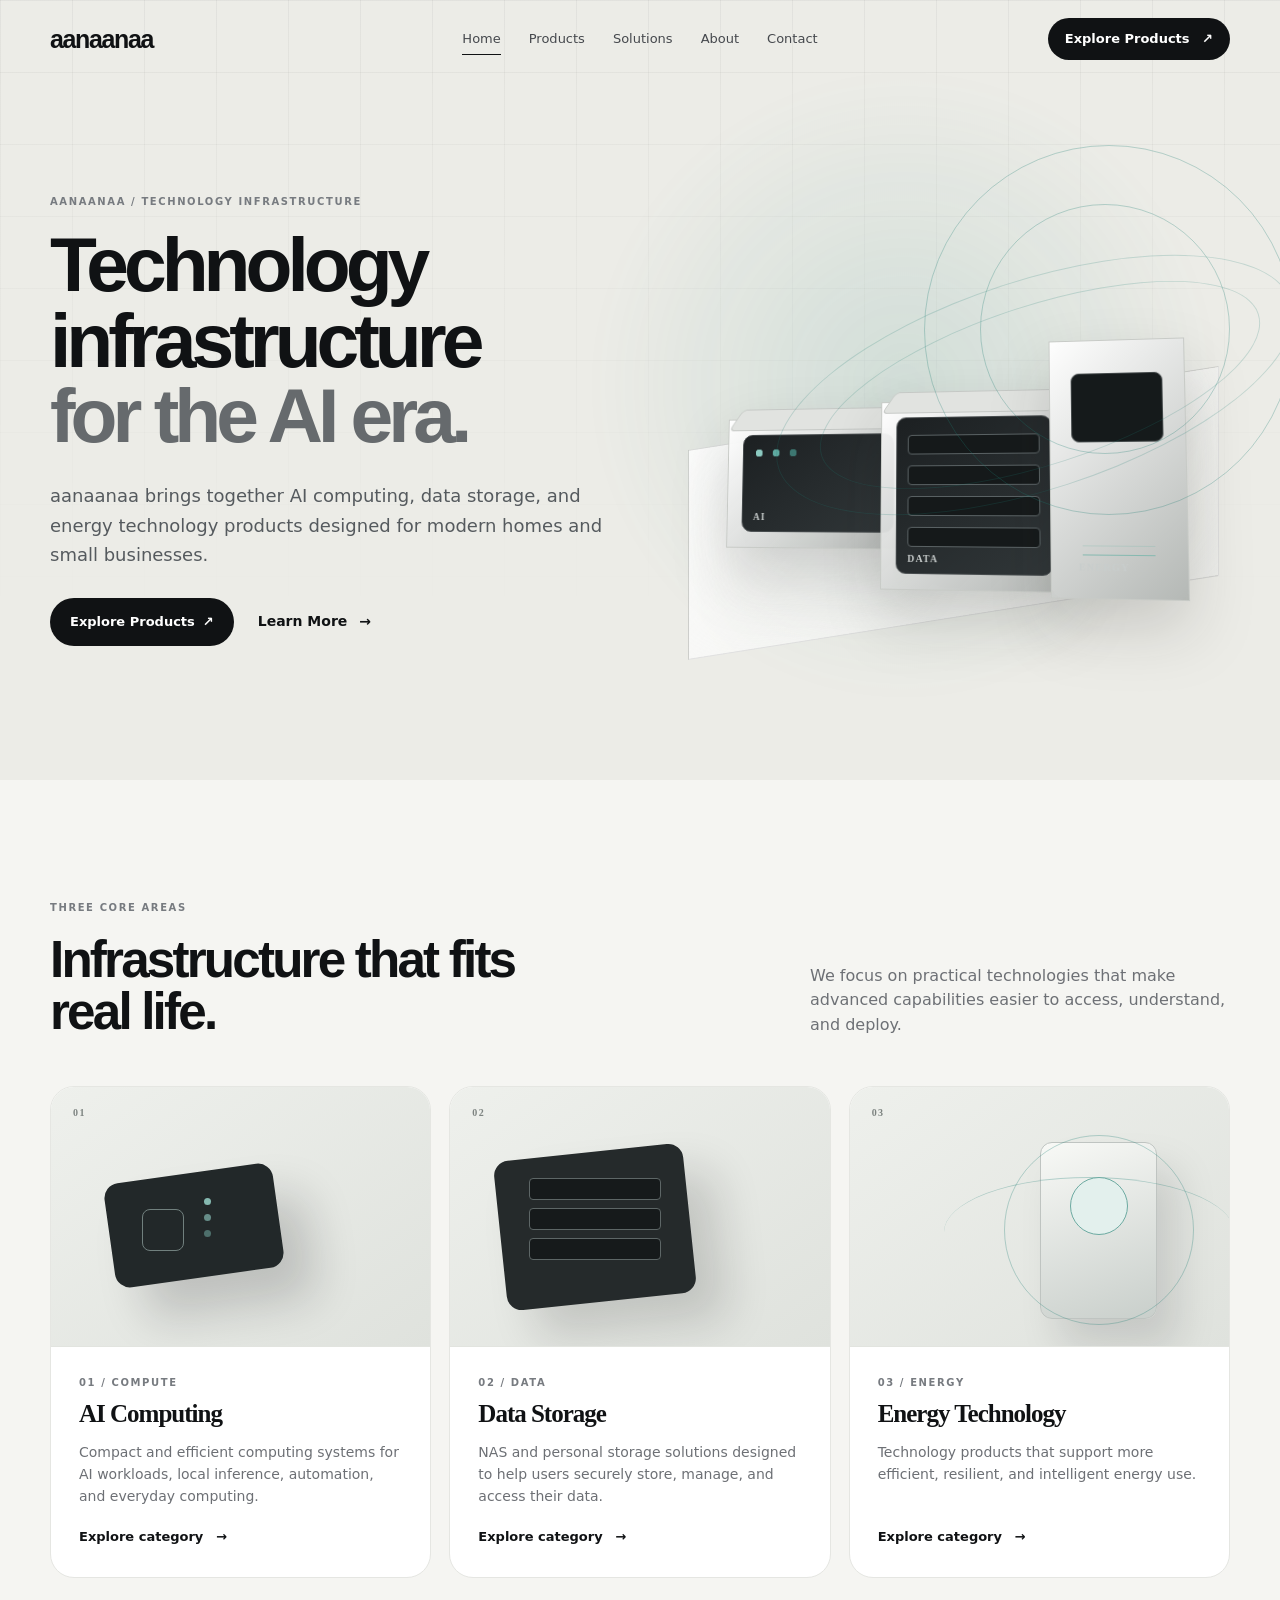
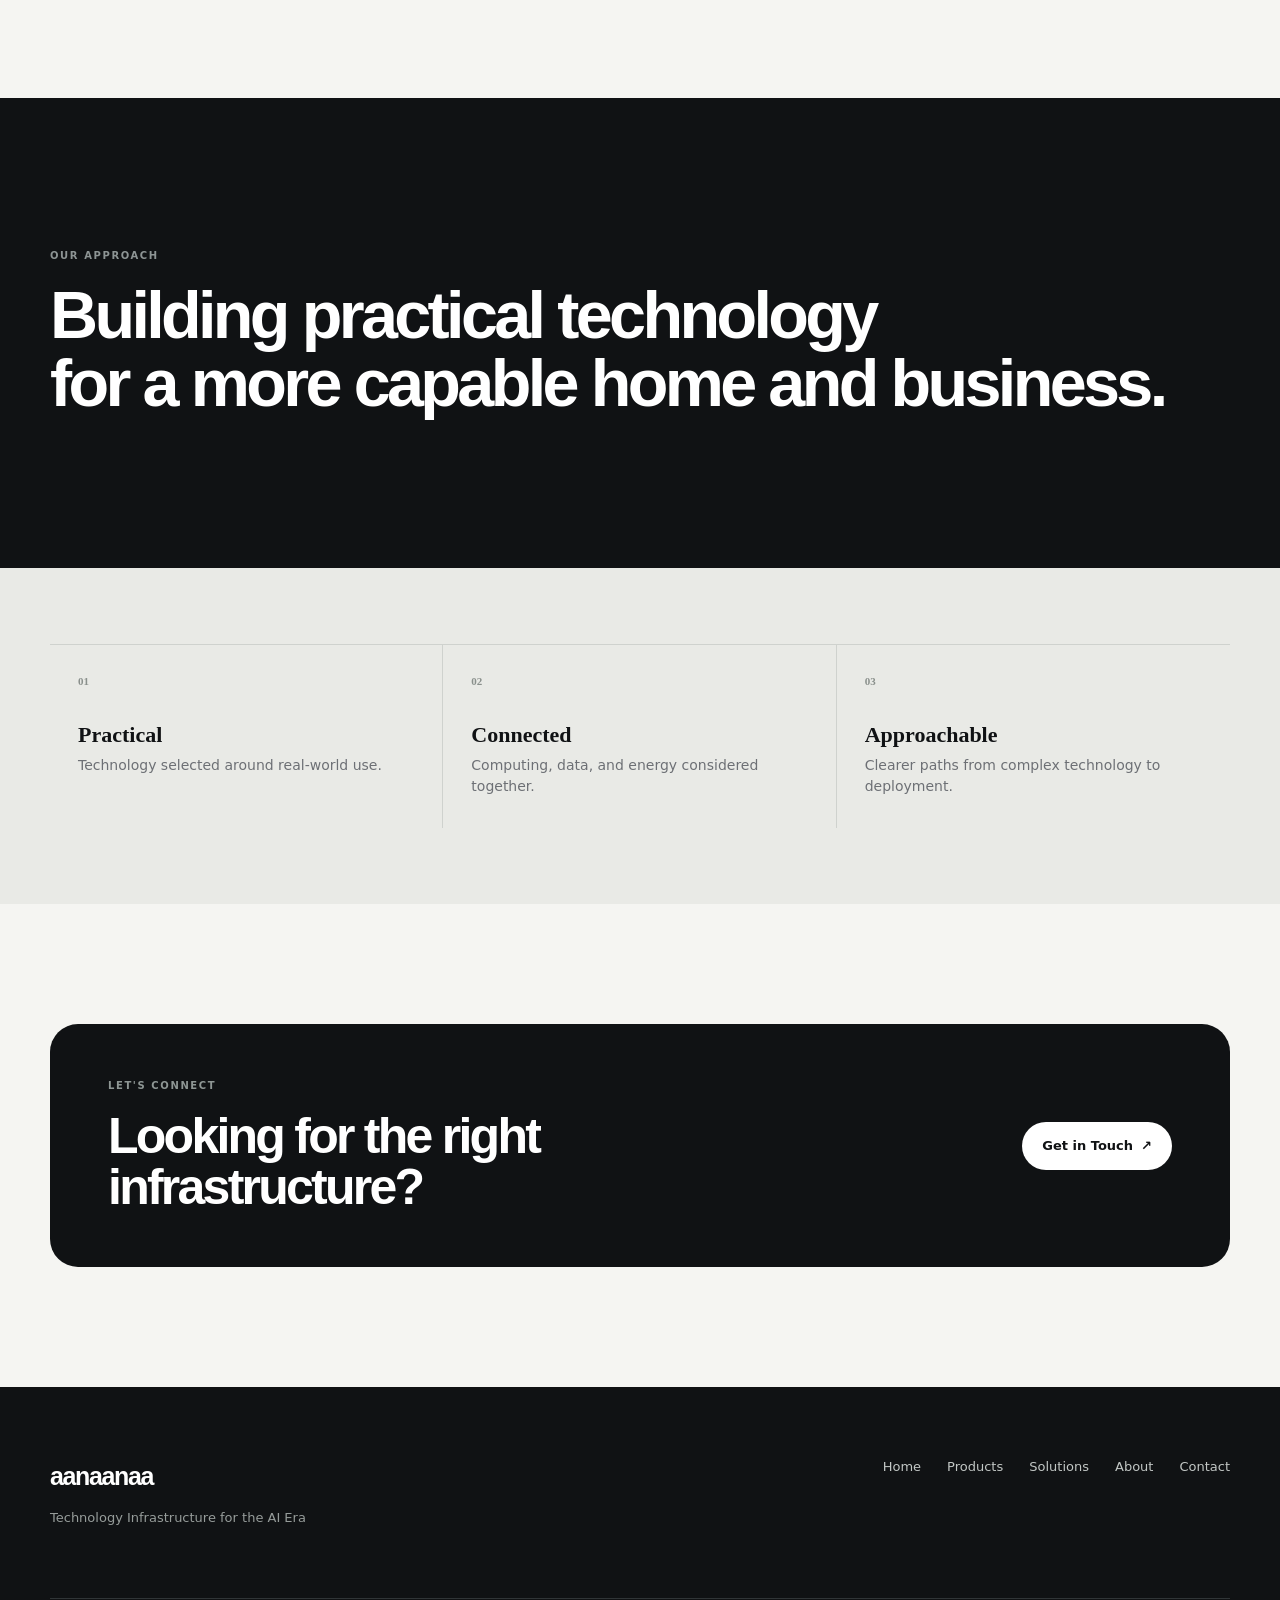
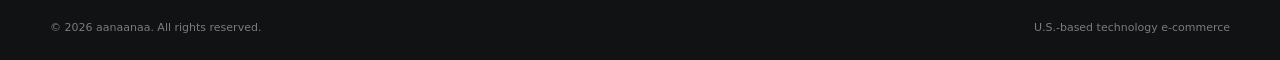
<file: index.html>
<!doctype html>
<html lang="en">
<head>
  <meta charset="utf-8">
  <meta name="viewport" content="width=device-width,initial-scale=1">
  <meta name="description" content="aanaanaa brings together AI computing, data storage, and energy technology for modern homes and small businesses.">
  <meta name="theme-color" content="#f5f5f2">
  <title>aanaanaa — Technology Infrastructure for the AI Era</title>
  <link rel="icon" href="assets/favicon.svg" type="image/svg+xml">
  <link rel="stylesheet" href="assets/styles.css">
</head>
<body>
  <div id="site-header"></div>
  <main>
    <section class="hero">
      <div class="hero-grid" aria-hidden="true"></div>
      <div class="hero-glow" aria-hidden="true"></div>
      <div class="container hero-layout">
        <div class="hero-copy">
          <p class="eyebrow reveal">AANAANAA / TECHNOLOGY INFRASTRUCTURE</p>
          <h1 class="reveal delay-1">Technology infrastructure<br><span>for the AI era.</span></h1>
          <p class="hero-lead reveal delay-2">aanaanaa brings together AI computing, data storage, and energy technology products designed for modern homes and small businesses.</p>
          <div class="actions reveal delay-3">
            <a class="button button-dark" href="products.html">Explore Products <span>↗</span></a>
            <a class="text-link" href="about.html">Learn More <span>→</span></a>
          </div>
        </div>
        <div class="hero-visual reveal delay-2" aria-label="Abstract representation of computing, storage and energy infrastructure">
          <div class="visual-floor"></div>
          <div class="device device-compute">
            <div class="device-top"></div><div class="device-front"></div>
            <span class="device-label">AI</span><i></i><i></i><i></i>
          </div>
          <div class="device device-storage">
            <div class="device-top"></div><div class="device-front"></div>
            <span class="device-label">DATA</span><b></b><b></b><b></b><b></b>
          </div>
          <div class="device device-energy">
            <div class="energy-screen"></div><div class="energy-line"></div>
            <span class="device-label">ENERGY</span>
          </div>
          <div class="signal signal-a"></div><div class="signal signal-b"></div>
          <div class="hero-orbit orbit-1"></div><div class="hero-orbit orbit-2"></div>
        </div>
      </div>
    </section>

    <section class="section categories">
      <div class="container">
        <div class="section-head reveal">
          <div>
            <p class="eyebrow">THREE CORE AREAS</p>
            <h2>Infrastructure that fits<br>real life.</h2>
          </div>
          <p>We focus on practical technologies that make advanced capabilities easier to access, understand, and deploy.</p>
        </div>
        <div class="category-grid">
          <a class="category-card reveal" href="products.html#ai-computing">
            <div class="category-art art-compute"><span>01</span><div class="mini-chip"></div><div class="mini-grid"></div></div>
            <div class="category-content"><p class="eyebrow">01 / COMPUTE</p><h3>AI Computing</h3><p>Compact and efficient computing systems for AI workloads, local inference, automation, and everyday computing.</p><span class="card-link">Explore category <b>→</b></span></div>
          </a>
          <a class="category-card reveal delay-1" href="products.html#data-storage">
            <div class="category-art art-storage"><span>02</span><div class="storage-bay"></div><div class="storage-bay"></div><div class="storage-bay"></div></div>
            <div class="category-content"><p class="eyebrow">02 / DATA</p><h3>Data Storage</h3><p>NAS and personal storage solutions designed to help users securely store, manage, and access their data.</p><span class="card-link">Explore category <b>→</b></span></div>
          </a>
          <a class="category-card reveal delay-2" href="products.html#energy">
            <div class="category-art art-energy"><span>03</span><div class="energy-core"></div><div class="energy-ring"></div><div class="energy-path"></div></div>
            <div class="category-content"><p class="eyebrow">03 / ENERGY</p><h3>Energy Technology</h3><p>Technology products that support more efficient, resilient, and intelligent energy use.</p><span class="card-link">Explore category <b>→</b></span></div>
          </a>
        </div>
      </div>
    </section>

    <section class="statement">
      <div class="container statement-inner">
        <p class="eyebrow reveal">OUR APPROACH</p>
        <h2 class="reveal delay-1">Building practical technology<br>for a more capable home and business.</h2>
      </div>
    </section>

    <section class="section proof-strip">
      <div class="container proof-grid">
        <div><span>01</span><strong>Practical</strong><p>Technology selected around real-world use.</p></div>
        <div><span>02</span><strong>Connected</strong><p>Computing, data, and energy considered together.</p></div>
        <div><span>03</span><strong>Approachable</strong><p>Clearer paths from complex technology to deployment.</p></div>
      </div>
    </section>

    <section class="section">
      <div class="container cta-panel">
        <div><p class="eyebrow">LET'S CONNECT</p><h2>Looking for the right<br>infrastructure?</h2></div>
        <a class="button button-light" href="contact.html">Get in Touch <span>↗</span></a>
      </div>
    </section>
  </main>
  <div id="site-footer"></div>
  <script src="assets/site.js"></script>
</body>
</html>
</file>
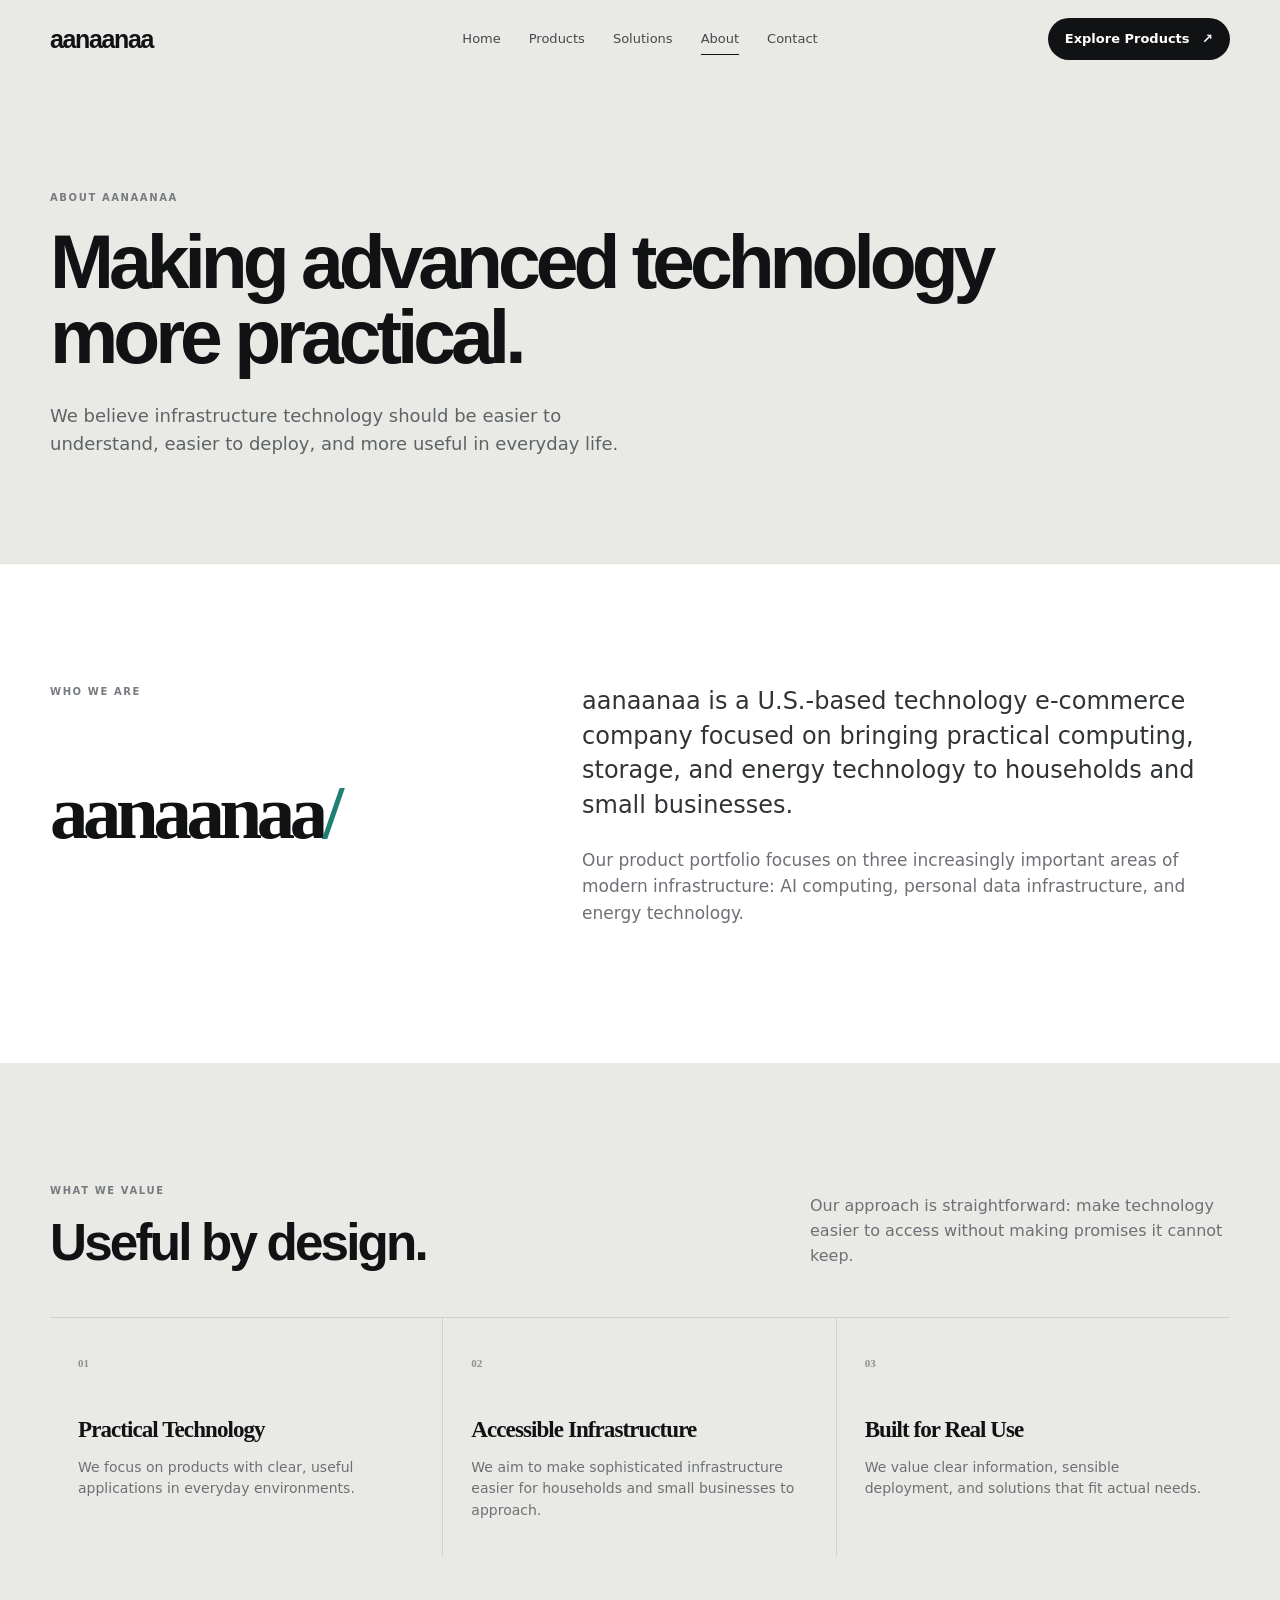
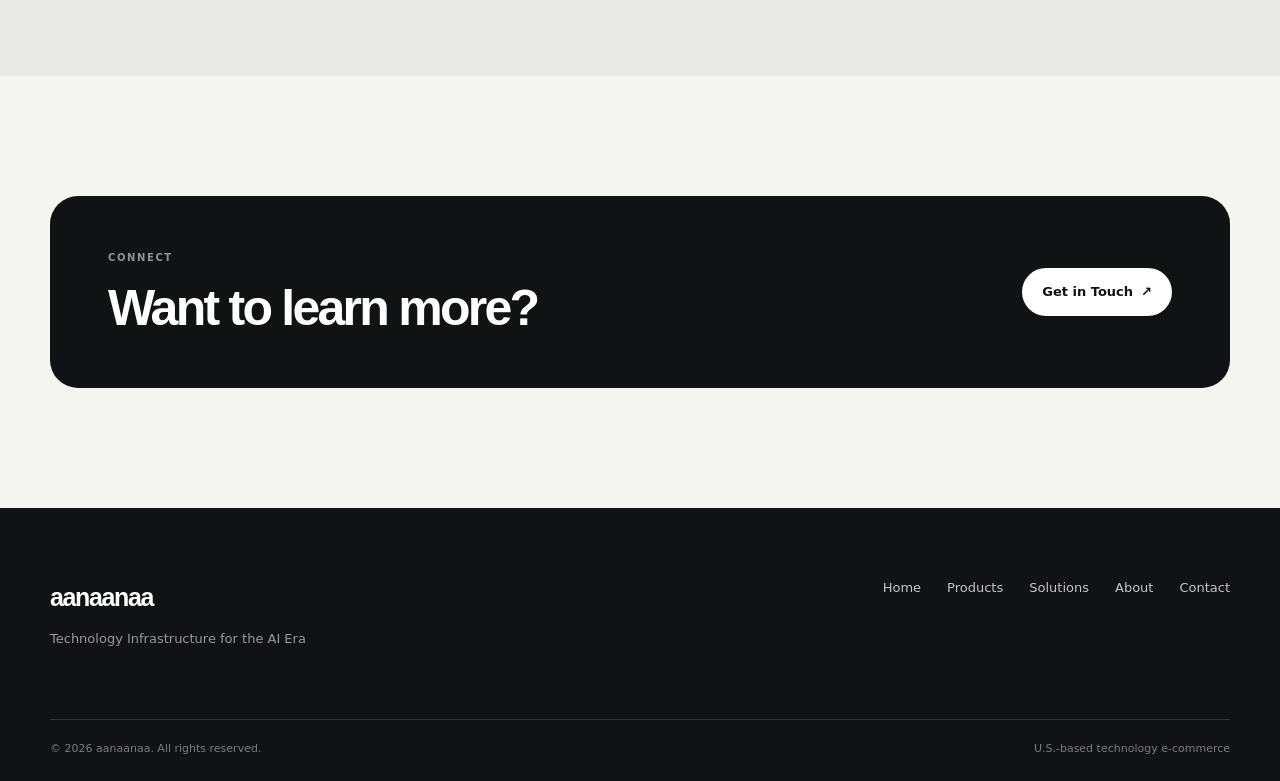
<file: about.html>
<!doctype html>
<html lang="en"><head><meta charset="utf-8"><meta name="viewport" content="width=device-width,initial-scale=1">
<meta name="description" content="About aanaanaa, a U.S.-based technology e-commerce company focused on computing, storage, and energy technology.">
<title>About — aanaanaa</title><link rel="icon" href="assets/favicon.svg" type="image/svg+xml"><link rel="stylesheet" href="assets/styles.css"></head>
<body><div id="site-header"></div><main>
<section class="page-hero"><div class="container"><p class="eyebrow reveal">ABOUT AANAANAA</p><h1 class="reveal delay-1">Making advanced technology<br>more practical.</h1><p class="page-lead reveal delay-2">We believe infrastructure technology should be easier to understand, easier to deploy, and more useful in everyday life.</p></div></section>
<section class="section about-intro"><div class="container two-col"><div><p class="eyebrow">WHO WE ARE</p><div class="about-mark">aanaanaa<span>/</span></div></div><div class="prose"><p class="lead">aanaanaa is a U.S.-based technology e-commerce company focused on bringing practical computing, storage, and energy technology to households and small businesses.</p><p>Our product portfolio focuses on three increasingly important areas of modern infrastructure: AI computing, personal data infrastructure, and energy technology.</p></div></div></section>
<section class="section values"><div class="container"><div class="section-head"><div><p class="eyebrow">WHAT WE VALUE</p><h2>Useful by design.</h2></div><p>Our approach is straightforward: make technology easier to access without making promises it cannot keep.</p></div>
<div class="value-grid"><article><span>01</span><h3>Practical Technology</h3><p>We focus on products with clear, useful applications in everyday environments.</p></article><article><span>02</span><h3>Accessible Infrastructure</h3><p>We aim to make sophisticated infrastructure easier for households and small businesses to approach.</p></article><article><span>03</span><h3>Built for Real Use</h3><p>We value clear information, sensible deployment, and solutions that fit actual needs.</p></article></div></div></section>
<section class="section"><div class="container cta-panel"><div><p class="eyebrow">CONNECT</p><h2>Want to learn more?</h2></div><a class="button button-light" href="contact.html">Get in Touch <span>↗</span></a></div></section>
</main><div id="site-footer"></div><script src="assets/site.js"></script></body></html>
</file>
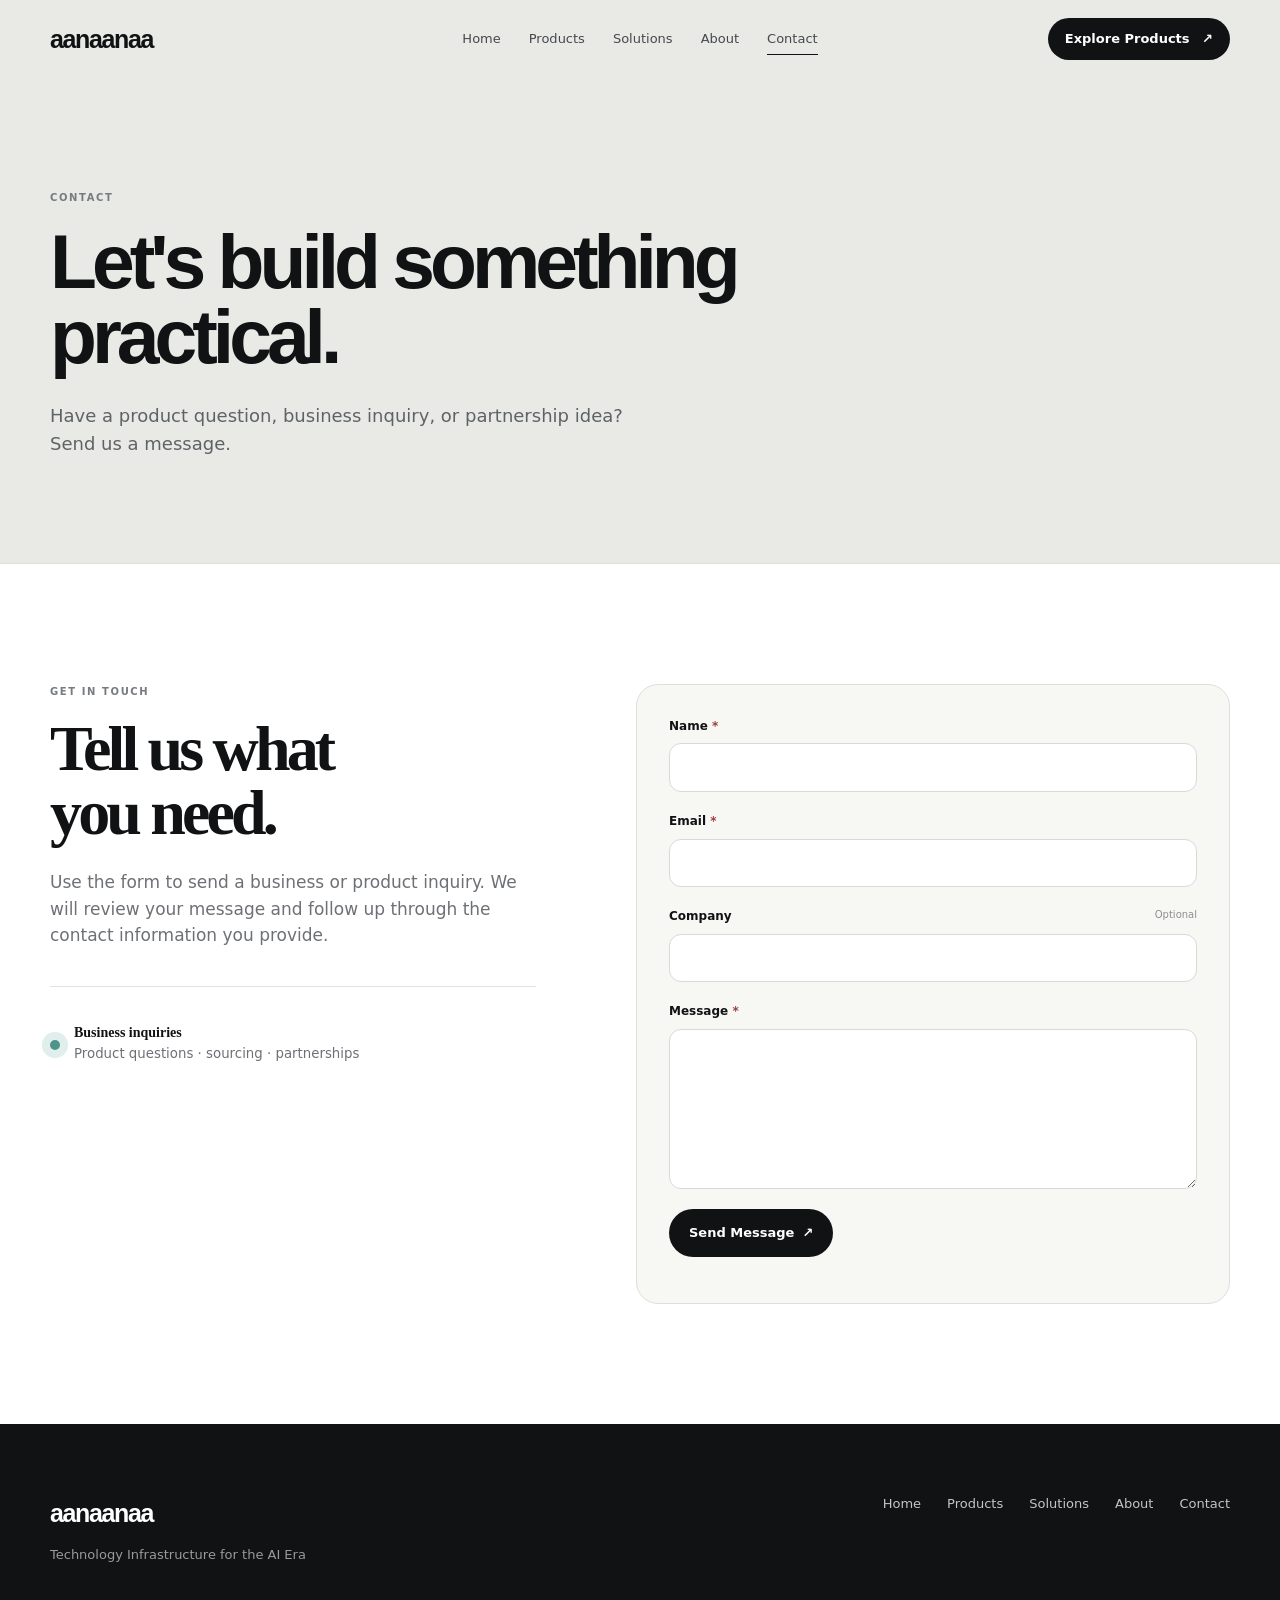
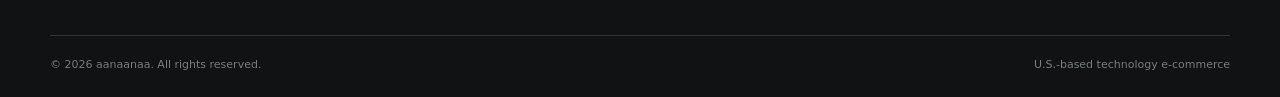
<file: contact.html>
<!doctype html>
<html lang="en"><head><meta charset="utf-8"><meta name="viewport" content="width=device-width,initial-scale=1">
<meta name="description" content="Contact aanaanaa for product and business inquiries.">
<title>Contact — aanaanaa</title><link rel="icon" href="assets/favicon.svg" type="image/svg+xml"><link rel="stylesheet" href="assets/styles.css"></head>
<body><div id="site-header"></div><main>
<section class="page-hero"><div class="container"><p class="eyebrow reveal">CONTACT</p><h1 class="reveal delay-1">Let's build something<br>practical.</h1><p class="page-lead reveal delay-2">Have a product question, business inquiry, or partnership idea? Send us a message.</p></div></section>
<section class="section contact-section"><div class="container contact-layout">
<div class="contact-note"><p class="eyebrow">GET IN TOUCH</p><h2>Tell us what<br>you need.</h2><p>Use the form to send a business or product inquiry. We will review your message and follow up through the contact information you provide.</p><div class="contact-rule"></div><div class="contact-badge"><span></span><div><strong>Business inquiries</strong><small>Product questions · sourcing · partnerships</small></div></div></div>
<form class="contact-form" id="contact-form" novalidate>
<label>Name <span>*</span><input type="text" name="name" autocomplete="name" required><em>Please enter your name.</em></label>
<label>Email <span>*</span><input type="email" name="email" autocomplete="email" required><em>Please enter a valid email address.</em></label>
<label>Company <small>Optional</small><input type="text" name="company" autocomplete="organization"></label>
<label>Message <span>*</span><textarea name="message" rows="7" required></textarea><em>Please enter a message.</em></label>
<button class="button button-dark" type="submit">Send Message <span>↗</span></button>
<div class="form-status" role="status"></div>
</form></div></section>
</main><div id="site-footer"></div><script src="assets/site.js"></script></body></html>
</file>
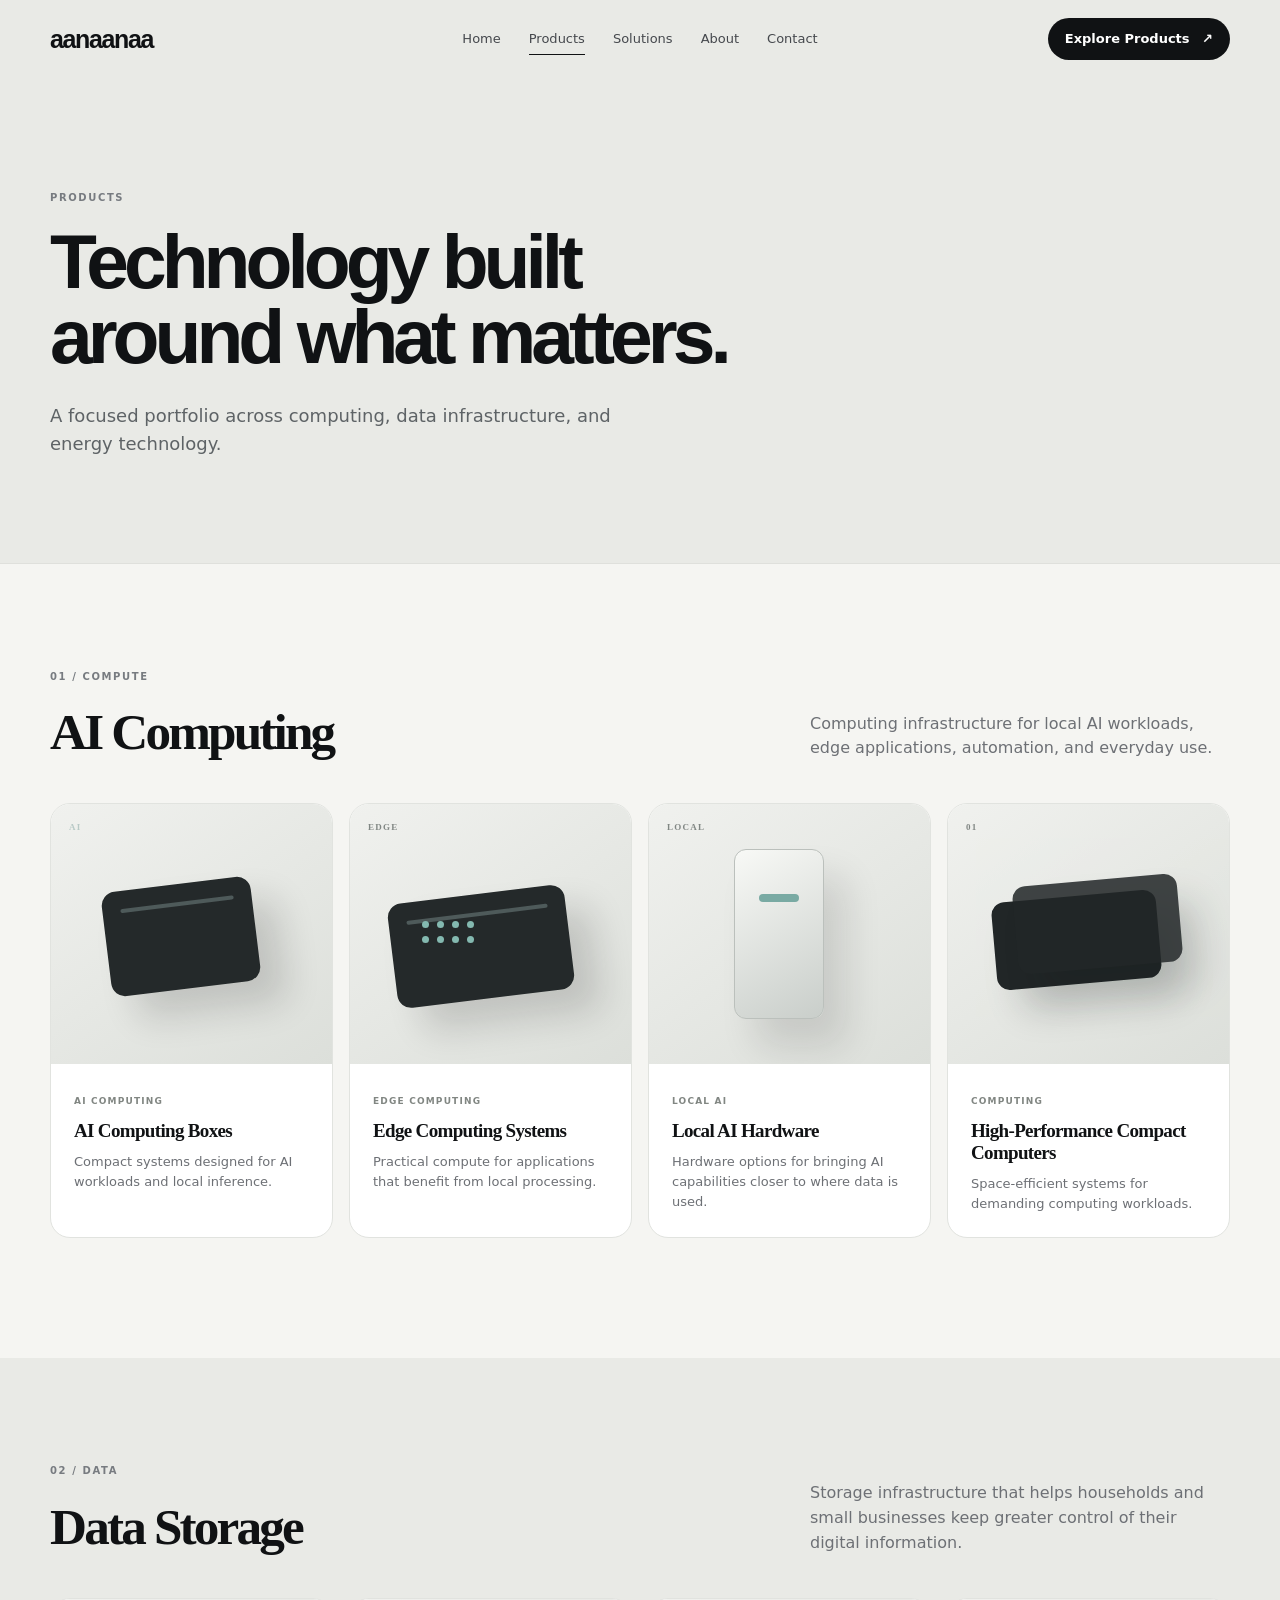
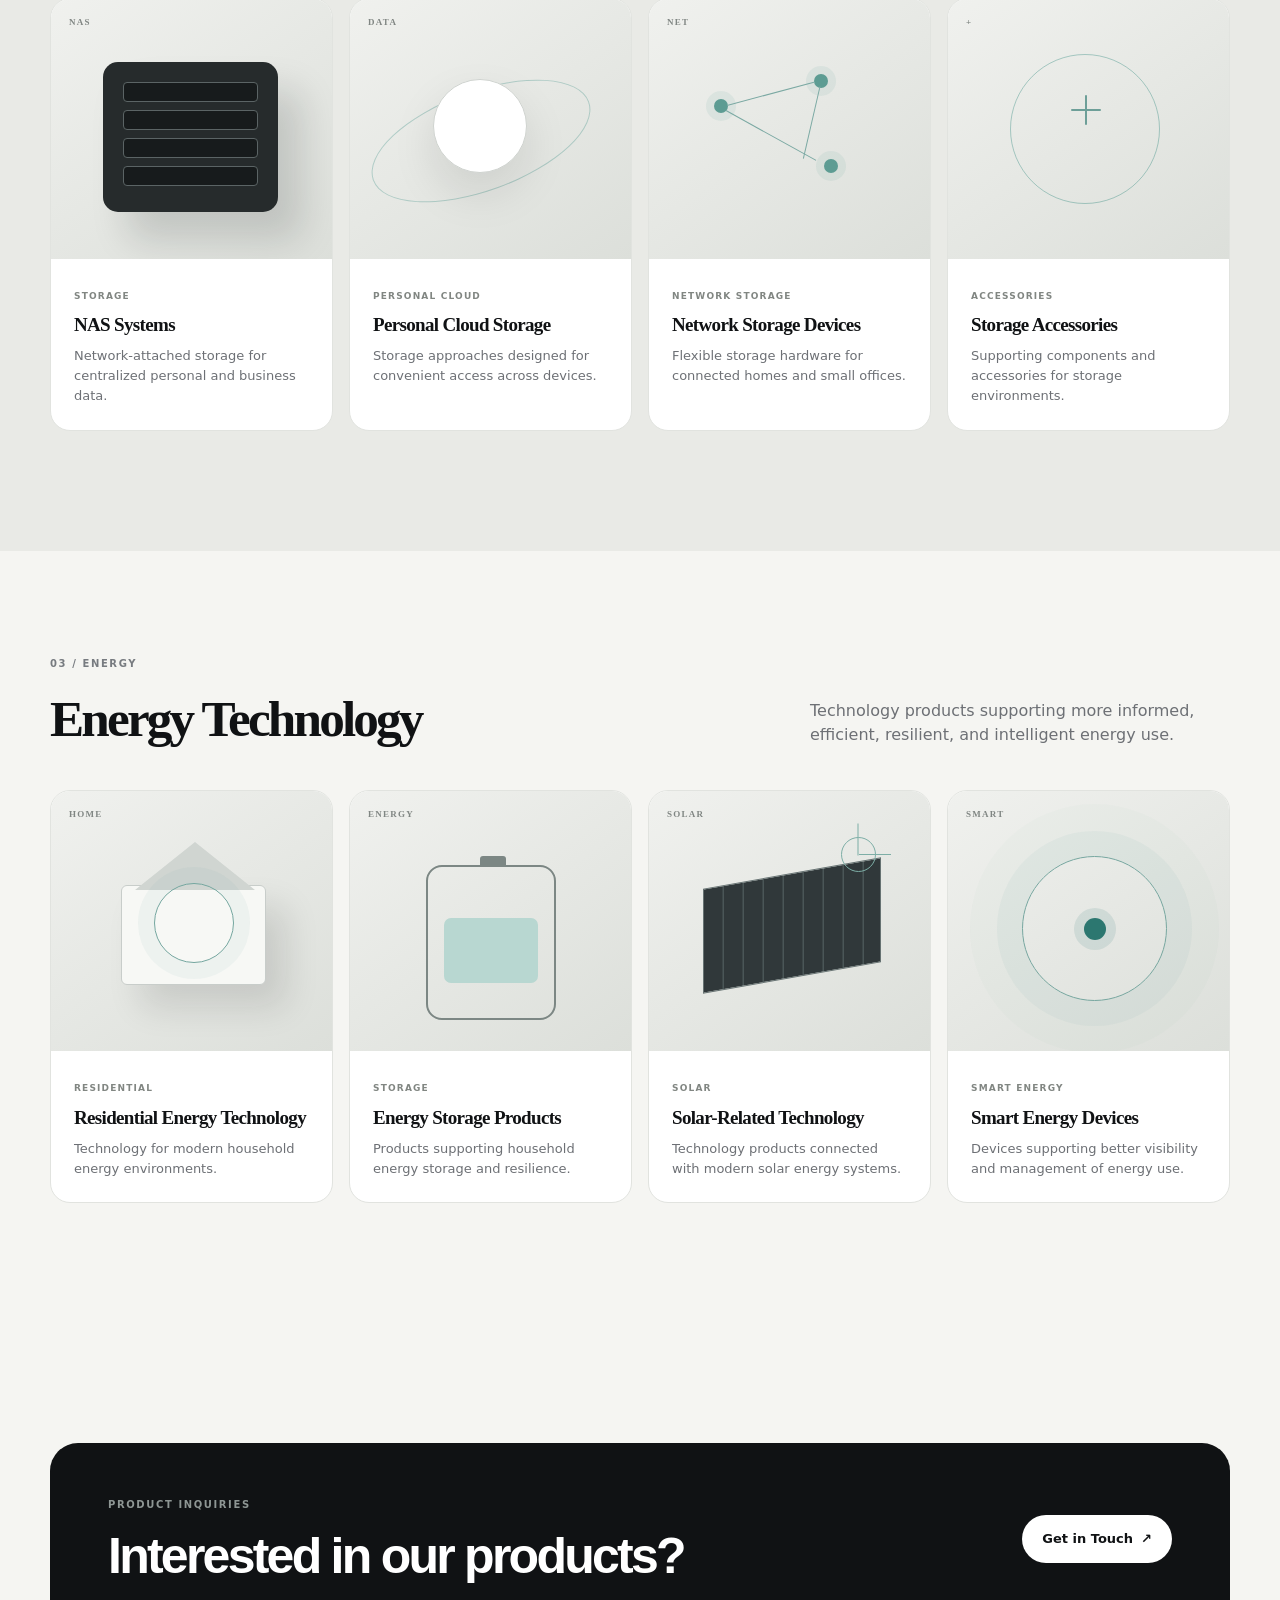
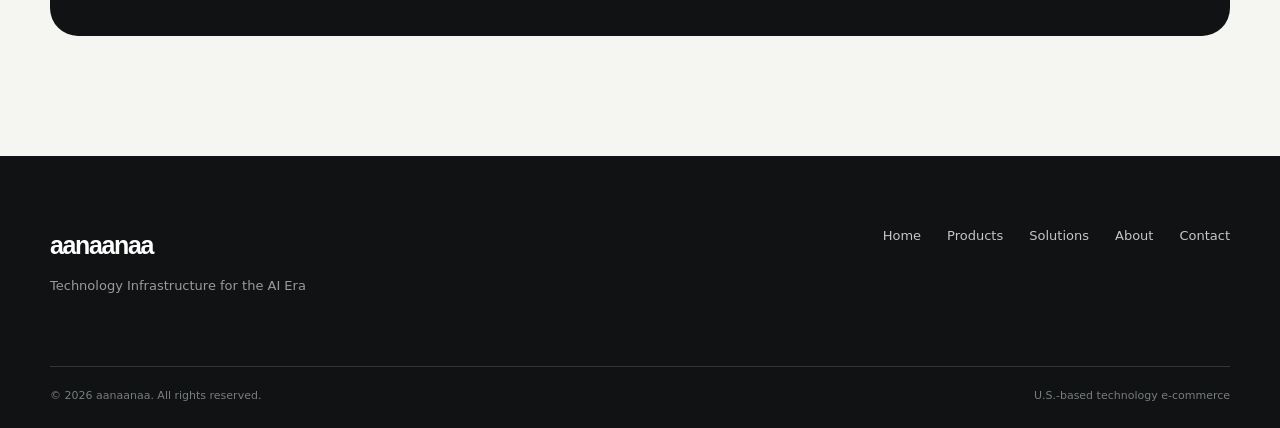
<file: products.html>
<!doctype html>
<html lang="en">
<head>
<meta charset="utf-8"><meta name="viewport" content="width=device-width,initial-scale=1">
<meta name="description" content="Explore aanaanaa product categories across AI computing, data storage, and energy technology.">
<title>Products — aanaanaa</title>
<link rel="icon" href="assets/favicon.svg" type="image/svg+xml"><link rel="stylesheet" href="assets/styles.css">
</head>
<body><div id="site-header"></div><main>
<section class="page-hero"><div class="container"><p class="eyebrow reveal">PRODUCTS</p><h1 class="reveal delay-1">Technology built<br>around what matters.</h1><p class="page-lead reveal delay-2">A focused portfolio across computing, data infrastructure, and energy technology.</p></div></section>

<section class="section product-section" id="ai-computing"><div class="container">
<div class="product-heading"><div><p class="eyebrow">01 / COMPUTE</p><h2>AI Computing</h2></div><p>Computing infrastructure for local AI workloads, edge applications, automation, and everyday use.</p></div>
<div class="product-grid">
<article class="product-card"><div class="product-visual pv-compute"><div class="pv-box"></div><span>AI</span></div><div class="product-meta"><small>AI COMPUTING</small><h3>AI Computing Boxes</h3><p>Compact systems designed for AI workloads and local inference.</p></div></article>
<article class="product-card"><div class="product-visual pv-edge"><div class="pv-box pv-box-wide"></div><div class="pv-dot-grid"></div><span>EDGE</span></div><div class="product-meta"><small>EDGE COMPUTING</small><h3>Edge Computing Systems</h3><p>Practical compute for applications that benefit from local processing.</p></div></article>
<article class="product-card"><div class="product-visual pv-local"><div class="pv-tower"></div><div class="pv-light"></div><span>LOCAL</span></div><div class="product-meta"><small>LOCAL AI</small><h3>Local AI Hardware</h3><p>Hardware options for bringing AI capabilities closer to where data is used.</p></div></article>
<article class="product-card"><div class="product-visual pv-high"><div class="pv-stack"></div><div class="pv-stack small"></div><span>01</span></div><div class="product-meta"><small>COMPUTING</small><h3>High-Performance Compact Computers</h3><p>Space-efficient systems for demanding computing workloads.</p></div></article>
</div></div></section>

<section class="section product-section alt" id="data-storage"><div class="container">
<div class="product-heading"><div><p class="eyebrow">02 / DATA</p><h2>Data Storage</h2></div><p>Storage infrastructure that helps households and small businesses keep greater control of their digital information.</p></div>
<div class="product-grid">
<article class="product-card"><div class="product-visual pv-nas"><div class="nas-frame"><i></i><i></i><i></i><i></i></div><span>NAS</span></div><div class="product-meta"><small>STORAGE</small><h3>NAS Systems</h3><p>Network-attached storage for centralized personal and business data.</p></div></article>
<article class="product-card"><div class="product-visual pv-cloud"><div class="cloud-orbit"></div><div class="cloud-core"></div><span>DATA</span></div><div class="product-meta"><small>PERSONAL CLOUD</small><h3>Personal Cloud Storage</h3><p>Storage approaches designed for convenient access across devices.</p></div></article>
<article class="product-card"><div class="product-visual pv-network"><div class="network-node n1"></div><div class="network-node n2"></div><div class="network-node n3"></div><div class="network-line l1"></div><div class="network-line l2"></div><div class="network-line l3"></div><span>NET</span></div><div class="product-meta"><small>NETWORK STORAGE</small><h3>Network Storage Devices</h3><p>Flexible storage hardware for connected homes and small offices.</p></div></article>
<article class="product-card"><div class="product-visual pv-access"><div class="access-ring"></div><div class="access-cross"></div><span>+</span></div><div class="product-meta"><small>ACCESSORIES</small><h3>Storage Accessories</h3><p>Supporting components and accessories for storage environments.</p></div></article>
</div></div></section>

<section class="section product-section" id="energy"><div class="container">
<div class="product-heading"><div><p class="eyebrow">03 / ENERGY</p><h2>Energy Technology</h2></div><p>Technology products supporting more informed, efficient, resilient, and intelligent energy use.</p></div>
<div class="product-grid">
<article class="product-card"><div class="product-visual pv-home"><div class="home-shape"></div><div class="home-signal"></div><span>HOME</span></div><div class="product-meta"><small>RESIDENTIAL</small><h3>Residential Energy Technology</h3><p>Technology for modern household energy environments.</p></div></article>
<article class="product-card"><div class="product-visual pv-battery"><div class="battery-body"></div><div class="battery-fill"></div><span>ENERGY</span></div><div class="product-meta"><small>STORAGE</small><h3>Energy Storage Products</h3><p>Products supporting household energy storage and resilience.</p></div></article>
<article class="product-card"><div class="product-visual pv-solar"><div class="solar-panel"></div><div class="solar-sun"></div><div class="solar-ray r1"></div><div class="solar-ray r2"></div><span>SOLAR</span></div><div class="product-meta"><small>SOLAR</small><h3>Solar-Related Technology</h3><p>Technology products connected with modern solar energy systems.</p></div></article>
<article class="product-card"><div class="product-visual pv-smart"><div class="smart-ring"></div><div class="smart-dot"></div><span>SMART</span></div><div class="product-meta"><small>SMART ENERGY</small><h3>Smart Energy Devices</h3><p>Devices supporting better visibility and management of energy use.</p></div></article>
</div></div></section>

<section class="section"><div class="container cta-panel"><div><p class="eyebrow">PRODUCT INQUIRIES</p><h2>Interested in our products?</h2></div><a class="button button-light" href="contact.html">Get in Touch <span>↗</span></a></div></section>
</main><div id="site-footer"></div><script src="assets/site.js"></script></body></html>
</file>
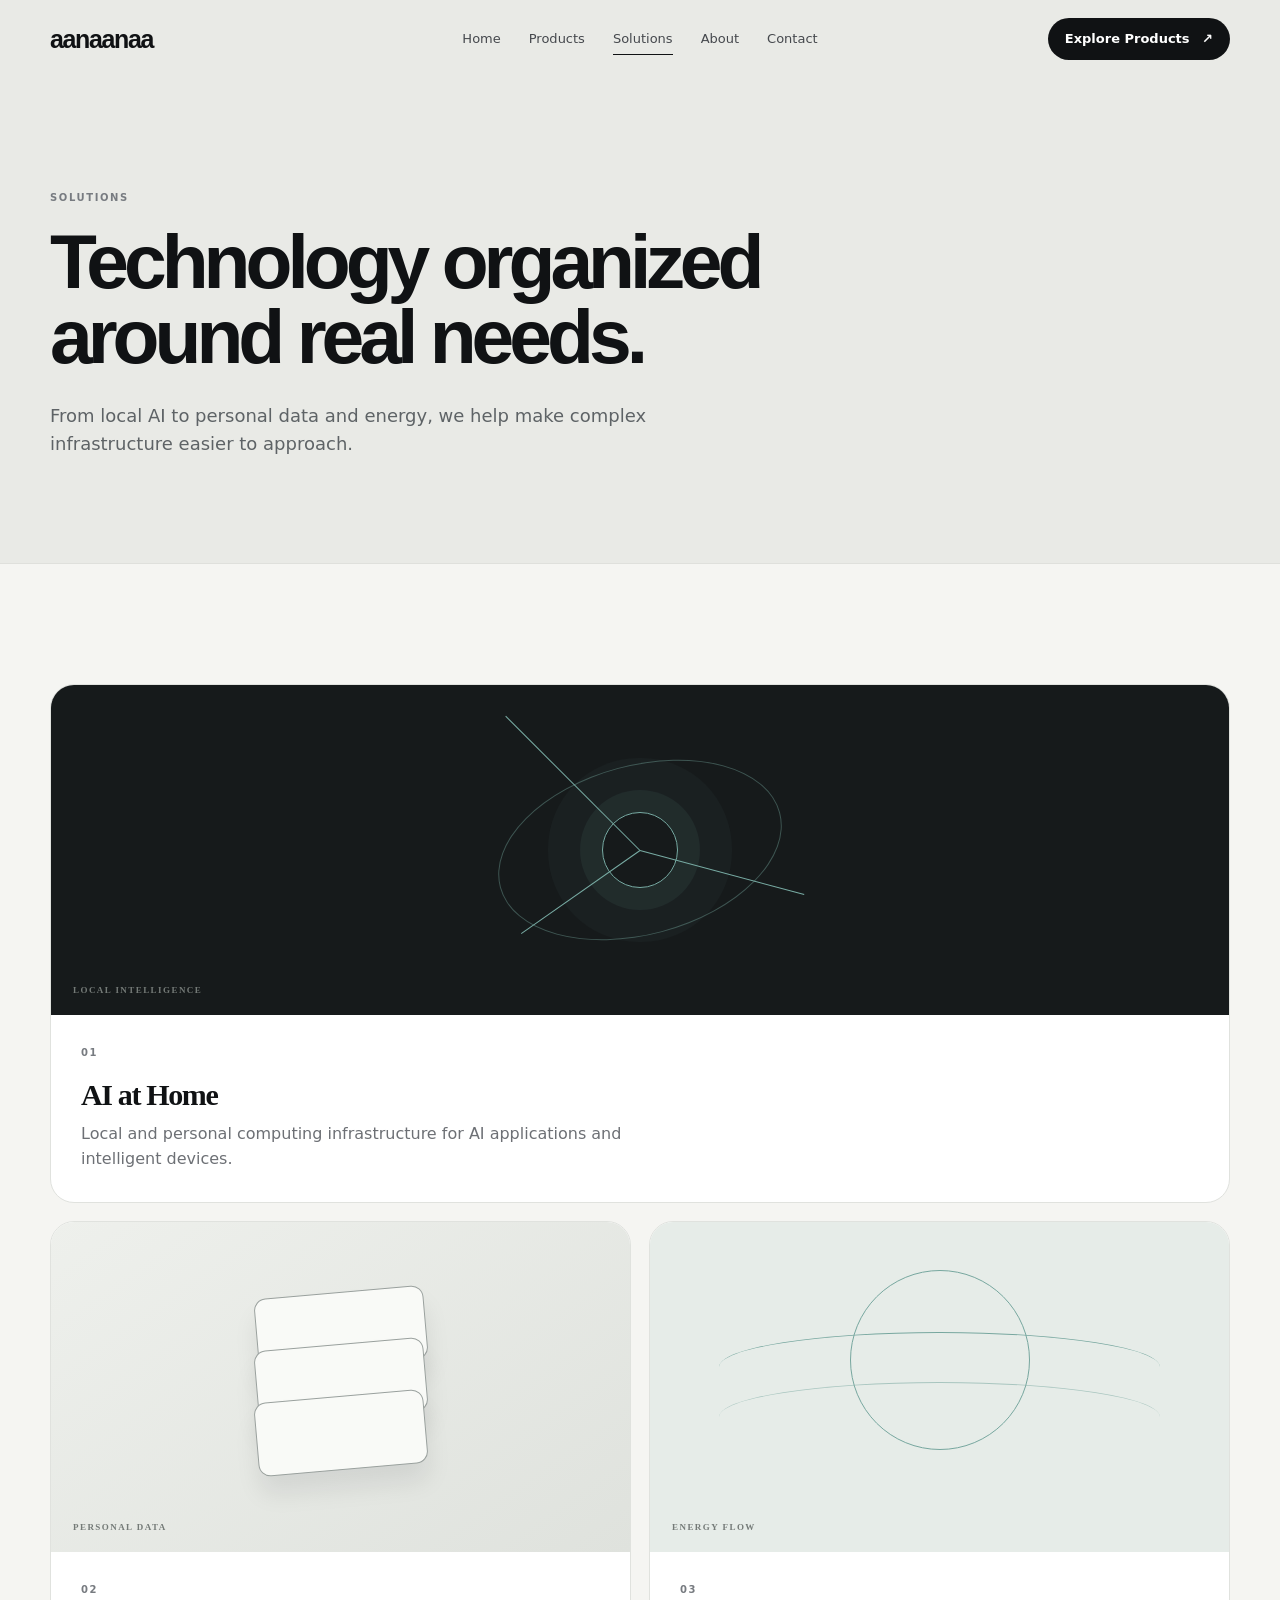
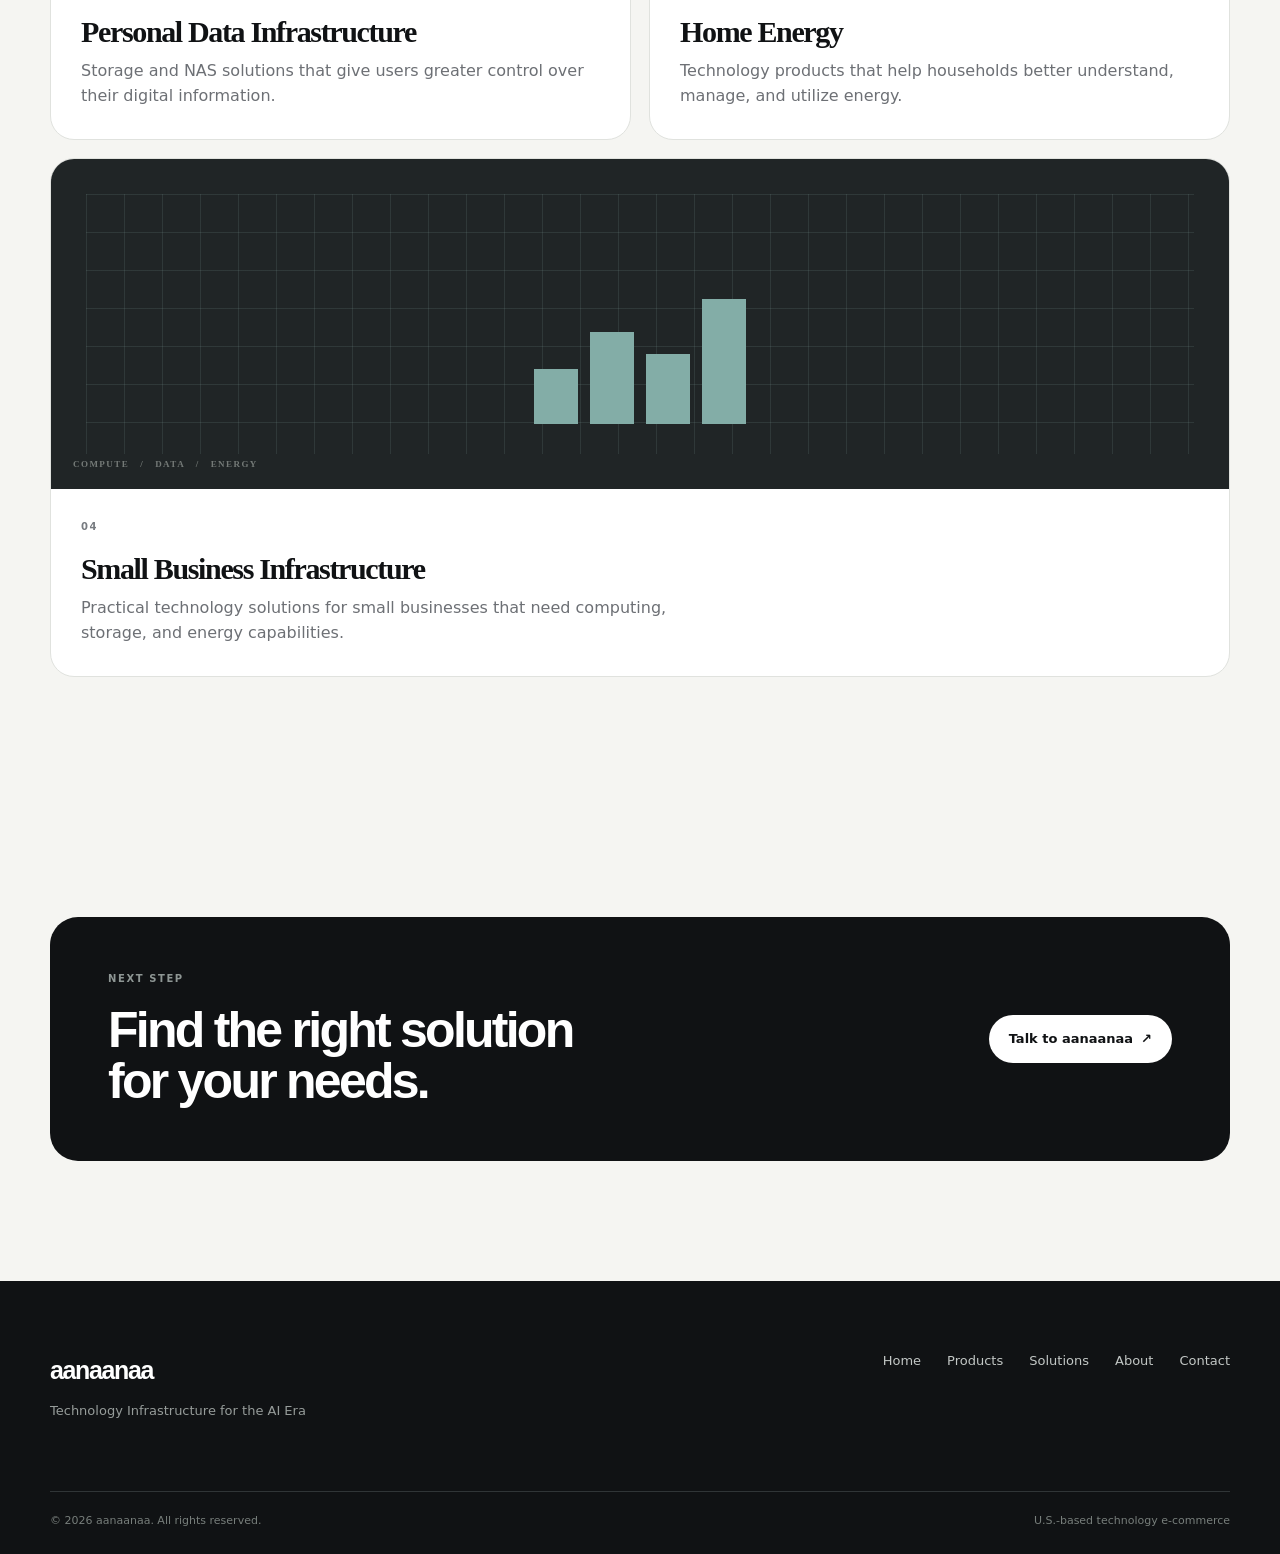
<file: solutions.html>
<!doctype html>
<html lang="en"><head><meta charset="utf-8"><meta name="viewport" content="width=device-width,initial-scale=1">
<meta name="description" content="aanaanaa solutions for AI at home, personal data infrastructure, home energy, and small business infrastructure.">
<title>Solutions — aanaanaa</title><link rel="icon" href="assets/favicon.svg" type="image/svg+xml"><link rel="stylesheet" href="assets/styles.css"></head>
<body><div id="site-header"></div><main>
<section class="page-hero"><div class="container"><p class="eyebrow reveal">SOLUTIONS</p><h1 class="reveal delay-1">Technology organized<br>around real needs.</h1><p class="page-lead reveal delay-2">From local AI to personal data and energy, we help make complex infrastructure easier to approach.</p></div></section>
<section class="section"><div class="container solution-grid">
<article class="solution-card solution-wide reveal"><div class="solution-art sol-ai"><div class="sol-node"></div><div class="sol-ring"></div><div class="sol-line sl1"></div><div class="sol-line sl2"></div><div class="sol-line sl3"></div><span>LOCAL INTELLIGENCE</span></div><div class="solution-copy"><p class="eyebrow">01</p><h2>AI at Home</h2><p>Local and personal computing infrastructure for AI applications and intelligent devices.</p></div></article>
<article class="solution-card reveal delay-1"><div class="solution-art sol-data"><div class="data-stack ds1"></div><div class="data-stack ds2"></div><div class="data-stack ds3"></div><span>PERSONAL DATA</span></div><div class="solution-copy"><p class="eyebrow">02</p><h2>Personal Data Infrastructure</h2><p>Storage and NAS solutions that give users greater control over their digital information.</p></div></article>
<article class="solution-card reveal delay-2"><div class="solution-art sol-energy"><div class="energy-circle"></div><div class="energy-wave ew1"></div><div class="energy-wave ew2"></div><span>ENERGY FLOW</span></div><div class="solution-copy"><p class="eyebrow">03</p><h2>Home Energy</h2><p>Technology products that help households better understand, manage, and utilize energy.</p></div></article>
<article class="solution-card solution-wide reveal"><div class="solution-art sol-business"><div class="business-grid"></div><div class="business-bars"><i></i><i></i><i></i><i></i></div><span>COMPUTE&nbsp;&nbsp; / &nbsp;&nbsp;DATA&nbsp;&nbsp; / &nbsp;&nbsp;ENERGY</span></div><div class="solution-copy"><p class="eyebrow">04</p><h2>Small Business Infrastructure</h2><p>Practical technology solutions for small businesses that need computing, storage, and energy capabilities.</p></div></article>
</div></section>
<section class="section"><div class="container cta-panel"><div><p class="eyebrow">NEXT STEP</p><h2>Find the right solution<br>for your needs.</h2></div><a class="button button-light" href="contact.html">Talk to aanaanaa <span>↗</span></a></div></section>
</main><div id="site-footer"></div><script src="assets/site.js"></script></body></html>
</file>
<file: assets/styles.css>
:root{--ink:#101214;--muted:#6d7075;--line:#dddeda;--paper:#f5f5f2;--white:#fff;--accent:#1e7f73;--accent-soft:#dceee9;--max:1180px;--radius:24px}
*{box-sizing:border-box}html{scroll-behavior:smooth}body{margin:0;background:var(--paper);color:var(--ink);font-family:"DM Sans",system-ui,sans-serif;line-height:1.55}a{color:inherit;text-decoration:none}button,input,textarea{font:inherit}.container{width:min(var(--max),calc(100% - 48px));margin:0 auto}
.site-header{position:fixed;z-index:50;top:0;left:0;width:100%;padding:18px 0;transition:.25s}.site-header.scrolled{background:rgba(245,245,242,.88);backdrop-filter:blur(16px);box-shadow:0 1px 0 rgba(16,18,20,.08)}.nav-wrap{width:min(var(--max),calc(100% - 48px));margin:auto;display:grid;grid-template-columns:1fr auto 1fr;align-items:center;gap:28px}.logo{font-family:Manrope,sans-serif;font-weight:800;letter-spacing:-.055em;font-size:25px}.desktop-nav{display:flex;gap:28px;align-items:center}.desktop-nav a{font-size:13px;color:#45484d;position:relative;padding:8px 0}.desktop-nav a:after{content:"";position:absolute;left:0;bottom:2px;width:0;height:1px;background:var(--ink);transition:.2s}.desktop-nav a:hover:after,.desktop-nav a.active:after{width:100%}.nav-cta,.mobile-cta{justify-self:end;background:var(--ink);color:#fff;padding:11px 17px;border-radius:999px;font-size:13px;font-weight:600}.nav-cta span,.button span,.mobile-cta span{margin-left:8px}.menu-toggle,.mobile-nav{display:none}
.hero{min-height:780px;position:relative;overflow:hidden;padding:180px 0 100px;background:#ecece7}.hero-grid{position:absolute;inset:0;background-image:linear-gradient(rgba(16,18,20,.045) 1px,transparent 1px),linear-gradient(90deg,rgba(16,18,20,.045) 1px,transparent 1px);background-size:72px 72px;mask-image:linear-gradient(to bottom,black,transparent 80%)}.hero-glow{position:absolute;width:650px;height:650px;right:4%;top:60px;background:radial-gradient(circle,rgba(30,127,115,.13),transparent 68%);filter:blur(12px)}.hero-layout{display:grid;grid-template-columns:1.02fr .98fr;gap:40px;align-items:center;position:relative;z-index:1}.eyebrow{font-size:10px;letter-spacing:.16em;font-weight:700;color:#777b80;margin:0 0 18px}.hero h1,.page-hero h1{font-family:Manrope,sans-serif;font-size:clamp(48px,6vw,82px);line-height:.98;letter-spacing:-.065em;margin:0}.hero h1 span{color:#666a6d}.hero-lead{font-size:18px;line-height:1.65;color:#555a5e;max-width:600px;margin:28px 0}.actions{display:flex;gap:24px;align-items:center}.button{display:inline-flex;align-items:center;justify-content:center;border:0;border-radius:999px;padding:14px 20px;font-weight:600;font-size:13px;cursor:pointer;transition:.2s}.button-dark{background:var(--ink);color:#fff}.button-dark:hover{transform:translateY(-2px);box-shadow:0 10px 30px rgba(16,18,20,.16)}.button-light{background:#fff;color:var(--ink)}.text-link{font-size:14px;font-weight:600}.text-link span{display:inline-block;margin-left:7px;transition:.2s}.text-link:hover span{transform:translateX(4px)}
.hero-visual{height:480px;position:relative;perspective:900px}.visual-floor{position:absolute;left:3%;right:2%;bottom:42px;height:210px;transform:skewY(-9deg);border:1px solid rgba(16,18,20,.1);background:linear-gradient(135deg,rgba(255,255,255,.78),rgba(214,216,211,.42));box-shadow:inset 0 0 80px rgba(255,255,255,.5)}.device{position:absolute;filter:drop-shadow(0 28px 30px rgba(16,18,20,.16));transform:rotateX(5deg) rotateY(-10deg);transition:.3s}.device:hover{transform:rotateX(4deg) rotateY(-6deg) translateY(-5px)}.device:before{content:"";position:absolute;inset:0;background:linear-gradient(135deg,rgba(255,255,255,.95),rgba(175,179,176,.9));border:1px solid #c7cac6}.device-compute{width:190px;height:130px;left:9%;bottom:112px;border-radius:18px}.device-storage{width:190px;height:190px;left:37%;bottom:70px;border-radius:18px}.device-energy{width:135px;height:260px;right:8%;bottom:62px;border-radius:15px;background:#e7e9e6}.device-top{position:absolute;left:8px;right:8px;top:-10px;height:22px;transform:skewX(-35deg);background:#e1e3e0;border:1px solid #c5c8c5;border-radius:5px}.device-front{position:absolute;inset:16px;border-radius:10px;background:linear-gradient(145deg,#1c2022,#303638);border:1px solid #464b4d}.device-label{position:absolute;z-index:2;left:28px;bottom:26px;font:700 10px Manrope;letter-spacing:.12em;color:#c8cdcc}.device-compute i{position:absolute;z-index:3;width:7px;height:7px;border-radius:50%;background:#8ccac1;left:30px;top:31px;box-shadow:18px 0 #5faaa1,36px 0 #3d7771}.device-storage b{position:absolute;z-index:3;left:28px;right:28px;height:20px;border:1px solid #5a6264;border-radius:4px;background:#15191a}.device-storage b:nth-of-type(1){top:34px}.device-storage b:nth-of-type(2){top:65px}.device-storage b:nth-of-type(3){top:96px}.device-storage b:nth-of-type(4){top:127px}.energy-screen{position:absolute;z-index:2;left:22px;right:22px;top:34px;height:70px;border-radius:8px;background:#151a1b;border:1px solid #424849}.energy-line{position:absolute;z-index:3;left:32px;right:32px;bottom:43px;height:1px;background:#86b9b0;box-shadow:0 -9px 0 rgba(134,185,176,.35)}.signal{position:absolute;border:1px solid rgba(30,127,115,.28);border-radius:50%}.signal-a{width:250px;height:250px;right:0;top:24px}.signal-b{width:370px;height:370px;right:-64px;top:-35px}.hero-orbit{position:absolute;border:1px solid rgba(30,127,115,.2);border-radius:50%;transform:rotate(-18deg)}.orbit-1{width:460px;height:160px;right:-40px;top:125px}.orbit-2{width:540px;height:210px;right:-75px;top:100px}
.section{padding:120px 0}.section-head{display:grid;grid-template-columns:1fr 420px;gap:60px;align-items:end;margin-bottom:48px}.section-head h2,.statement h2,.cta-panel h2{font-family:Manrope,sans-serif;letter-spacing:-.055em;line-height:1.02;margin:0;font-size:clamp(38px,4vw,58px)}.section-head>p{color:var(--muted);font-size:16px;margin:0}.category-grid{display:grid;grid-template-columns:repeat(3,1fr);gap:18px}.category-card{background:#fff;border:1px solid #e5e6e2;border-radius:var(--radius);overflow:hidden;transition:.25s}.category-card:hover{transform:translateY(-7px);box-shadow:0 22px 50px rgba(16,18,20,.08)}.category-art{height:260px;position:relative;overflow:hidden;background:linear-gradient(145deg,#eef0ec,#dfe2dd);border-bottom:1px solid #e2e4df}.category-art>span{position:absolute;top:20px;left:22px;font:700 10px Manrope;letter-spacing:.14em;color:#7d8380}.category-content{padding:28px}.category-content .eyebrow{margin-bottom:10px}.category-content h3{font:700 25px Manrope;margin:0 0 10px;letter-spacing:-.04em}.category-content>p:not(.eyebrow){color:var(--muted);font-size:14px;min-height:68px}.card-link{font-size:13px;font-weight:700}.card-link b{margin-left:8px}.art-compute:before{content:"";position:absolute;width:170px;height:105px;left:58px;top:86px;background:#222829;border-radius:15px;box-shadow:28px 35px 45px rgba(16,18,20,.18);transform:rotate(-8deg)}.mini-chip{position:absolute;left:91px;top:122px;width:42px;height:42px;border:1px solid #71807e;border-radius:8px;z-index:2}.mini-grid{position:absolute;left:153px;top:111px;width:7px;height:7px;border-radius:50%;background:#85b9b0;box-shadow:0 16px #668d88,0 32px #4d6f6b;z-index:2}.art-storage:before{content:"";position:absolute;width:190px;height:150px;left:50px;top:65px;border-radius:15px;background:#252a2b;box-shadow:28px 30px 45px rgba(16,18,20,.16);transform:rotate(-6deg)}.storage-bay{position:absolute;z-index:2;left:79px;width:132px;height:22px;border:1px solid #5d6666;background:#161a1b;border-radius:4px}.storage-bay:nth-of-type(1){top:91px}.storage-bay:nth-of-type(2){top:121px}.storage-bay:nth-of-type(3){top:151px}.art-energy:before{content:"";position:absolute;width:115px;height:175px;right:72px;top:55px;border-radius:12px;background:linear-gradient(160deg,#f8f9f6,#c9cfcb);border:1px solid #bfc4c1;box-shadow:20px 28px 40px rgba(16,18,20,.13)}.energy-core{position:absolute;z-index:2;width:58px;height:58px;right:101px;top:90px;border-radius:50%;border:1px solid #6caaa1;background:#e3f0ed}.energy-ring{position:absolute;width:190px;height:190px;right:35px;top:48px;border:1px solid rgba(30,127,115,.3);border-radius:50%}.energy-path{position:absolute;width:290px;height:110px;right:-5px;top:90px;border-top:1px solid rgba(30,127,115,.3);border-radius:50%}
.statement{background:var(--ink);color:#fff;padding:150px 0}.statement .eyebrow{color:#8d9494}.statement h2{font-size:clamp(42px,5.2vw,72px)}.proof-strip{padding:76px 0;background:#e9eae6}.proof-grid{display:grid;grid-template-columns:repeat(3,1fr);border-top:1px solid #cfd2ce}.proof-grid>div{padding:30px 28px;border-right:1px solid #cfd2ce}.proof-grid>div:last-child{border-right:0}.proof-grid span{display:block;font:700 11px Manrope;color:#8a908c;margin-bottom:35px}.proof-grid strong{display:block;font:700 22px Manrope;margin-bottom:7px}.proof-grid p{color:var(--muted);margin:0;font-size:14px}
.page-hero{padding:190px 0 105px;background:#e9eae6;border-bottom:1px solid #dfe0dc}.page-lead{max-width:620px;color:#5e6366;font-size:18px;margin:28px 0 0}.product-section{padding-top:105px}.product-section.alt{background:#e9eae6}.product-heading{display:grid;grid-template-columns:1fr 420px;gap:50px;align-items:end;margin-bottom:42px}.product-heading h2{font:700 clamp(38px,4vw,56px) Manrope;letter-spacing:-.055em;margin:0}.product-heading>p{color:var(--muted);margin:0}.product-grid{display:grid;grid-template-columns:repeat(4,1fr);gap:16px}.product-card{background:#fff;border:1px solid #e1e3df;border-radius:20px;overflow:hidden;transition:.25s}.product-card:hover{transform:translateY(-6px);box-shadow:0 20px 40px rgba(16,18,20,.08)}.product-visual{height:260px;position:relative;overflow:hidden;background:linear-gradient(145deg,#f0f1ee,#dcdfda)}.product-visual>span{position:absolute;top:18px;left:18px;font:700 9px Manrope;letter-spacing:.14em;color:#808683}.product-meta{padding:23px}.product-meta small{font-size:9px;letter-spacing:.13em;font-weight:700;color:#818682}.product-meta h3{font:700 19px Manrope;letter-spacing:-.035em;line-height:1.15;margin:8px 0 10px}.product-meta p{font-size:13px;color:var(--muted);margin:0}
.pv-box{position:absolute;width:150px;height:105px;left:55px;top:80px;border-radius:14px;background:#24292a;box-shadow:24px 25px 35px rgba(16,18,20,.16);transform:rotate(-7deg)}.pv-box:after{content:"";position:absolute;left:18px;right:18px;top:18px;height:4px;background:#4e5a5a;border-radius:3px}.pv-compute span{color:#b8c9c6}.pv-edge .pv-box-wide{width:178px;left:42px;top:90px}.pv-dot-grid{position:absolute;z-index:2;left:72px;top:117px;width:7px;height:7px;border-radius:50%;background:#84b9b0;box-shadow:15px 0 #84b9b0,30px 0 #84b9b0,45px 0 #84b9b0,0 15px #84b9b0,15px 15px #84b9b0,30px 15px #84b9b0,45px 15px #84b9b0}.pv-local .pv-tower{position:absolute;width:90px;height:170px;left:85px;top:45px;border-radius:12px;background:linear-gradient(150deg,#f8f9f6,#c9ceca);border:1px solid #bbc0bc;box-shadow:22px 28px 36px rgba(16,18,20,.12)}.pv-light{position:absolute;left:110px;top:90px;width:40px;height:8px;border-radius:4px;background:#79aaa3}.pv-high .pv-stack{position:absolute;width:165px;height:88px;left:46px;top:92px;background:#222728;border-radius:13px;transform:rotate(-5deg);box-shadow:20px 25px 35px rgba(16,18,20,.14)}.pv-high .pv-stack.small{top:76px;left:67px;opacity:.86}.nas-frame{position:absolute;left:52px;top:63px;width:175px;height:150px;border-radius:15px;background:#262b2c;box-shadow:24px 28px 36px rgba(16,18,20,.15);padding:20px}.nas-frame i{display:block;height:20px;border:1px solid #5b6465;background:#171b1c;border-radius:4px;margin-bottom:8px}.pv-cloud .cloud-core{position:absolute;width:94px;height:94px;border-radius:50%;left:83px;top:80px;background:#fff;border:1px solid #cfd3cf;box-shadow:0 20px 45px rgba(16,18,20,.1)}.cloud-orbit{position:absolute;width:230px;height:100px;left:16px;top:92px;border:1px solid rgba(30,127,115,.28);border-radius:50%;transform:rotate(-20deg)}.network-node{position:absolute;width:14px;height:14px;border-radius:50%;background:#5d9c93;box-shadow:0 0 0 8px rgba(93,156,147,.1)}.n1{left:65px;top:100px}.n2{left:165px;top:75px}.n3{left:175px;top:160px}.network-line{position:absolute;height:1px;background:#7ba9a3;transform-origin:left}.l1{left:78px;top:106px;width:90px;transform:rotate(-15deg)}.l2{left:77px;top:111px;width:103px;transform:rotate(29deg)}.l3{left:171px;top:87px;width:74px;transform:rotate(103deg)}.pv-access .access-ring{position:absolute;width:150px;height:150px;border:1px solid rgba(30,127,115,.35);border-radius:50%;left:62px;top:55px}.access-cross{position:absolute;left:123px;top:96px;width:30px;height:30px}.access-cross:before,.access-cross:after{content:"";position:absolute;background:#6d9f98;border-radius:2px}.access-cross:before{width:30px;height:2px;top:14px}.access-cross:after{height:30px;width:2px;left:14px}.home-shape{position:absolute;left:70px;top:94px;width:145px;height:100px;background:#f7f8f5;border:1px solid #c8cdca;border-radius:6px;box-shadow:20px 22px 34px rgba(16,18,20,.12)}.home-shape:before{content:"";position:absolute;left:13px;top:-44px;border-left:60px solid transparent;border-right:60px solid transparent;border-bottom:48px solid #d0d5d1}.home-signal{position:absolute;width:80px;height:80px;left:103px;top:92px;border:1px solid #74a69f;border-radius:50%;box-shadow:0 0 0 16px rgba(116,166,159,.08)}.battery-body{position:absolute;left:76px;top:74px;width:130px;height:155px;border:2px solid #7c8784;border-radius:16px}.battery-body:after{content:"";position:absolute;left:52px;top:-11px;width:26px;height:10px;background:#7c8784;border-radius:3px 3px 0 0}.battery-fill{position:absolute;left:94px;bottom:68px;width:94px;height:65px;background:#b8d7d1;border-radius:7px}.solar-panel{position:absolute;left:54px;top:82px;width:178px;height:105px;transform:skewY(-10deg);border:1px solid #667272;background:repeating-linear-gradient(90deg,#30383a 0 18px,#4a5657 19px 20px)}.solar-sun{position:absolute;right:54px;top:46px;width:35px;height:35px;border:1px solid #7daea6;border-radius:50%}.solar-ray{position:absolute;width:32px;height:1px;background:#7daea6;right:39px;top:63px}.r2{transform:rotate(90deg);right:56px;top:48px}.smart-ring{position:absolute;left:74px;top:65px;width:145px;height:145px;border-radius:50%;border:1px solid #76a69f;box-shadow:0 0 0 25px rgba(118,166,159,.08),0 0 0 52px rgba(118,166,159,.04)}.smart-dot{position:absolute;left:136px;top:127px;width:22px;height:22px;border-radius:50%;background:#2c7770;box-shadow:0 0 0 10px rgba(44,119,112,.12)}
.solution-grid{display:grid;grid-template-columns:1fr 1fr;gap:18px}.solution-card{background:#fff;border:1px solid #e0e2de;border-radius:24px;overflow:hidden;transition:.25s}.solution-card:hover{transform:translateY(-6px);box-shadow:0 20px 45px rgba(16,18,20,.08)}.solution-wide{grid-column:span 2}.solution-art{height:330px;position:relative;overflow:hidden;background:linear-gradient(145deg,#eef0ec,#dfe2dd)}.solution-art span{position:absolute;left:22px;bottom:20px;font:700 9px Manrope;letter-spacing:.16em;color:#747a77}.solution-copy{padding:30px}.solution-copy h2{font:700 30px Manrope;letter-spacing:-.045em;margin:0 0 10px}.solution-copy p:not(.eyebrow){color:var(--muted);margin:0;max-width:620px}.sol-ai{background:#161a1b;color:#fff}.sol-node{position:absolute;width:76px;height:76px;left:50%;top:50%;transform:translate(-50%,-50%);border:1px solid #78aca4;border-radius:50%;box-shadow:0 0 0 22px rgba(120,172,164,.08),0 0 0 54px rgba(120,172,164,.04)}.sol-ring{position:absolute;width:290px;height:170px;left:50%;top:50%;transform:translate(-50%,-50%) rotate(-15deg);border:1px solid rgba(120,172,164,.4);border-radius:50%}.sol-line{position:absolute;height:1px;background:#78aca4;left:50%;top:50%;transform-origin:left}.sl1{width:170px;transform:rotate(15deg)}.sl2{width:145px;transform:rotate(145deg)}.sl3{width:190px;transform:rotate(225deg)}.sol-data .data-stack{position:absolute;width:170px;height:74px;border:1px solid #9aa19e;background:#f9faf7;border-radius:12px;left:50%;transform:translateX(-50%) rotate(-5deg);box-shadow:0 18px 25px rgba(16,18,20,.08)}.ds1{top:70px}.ds2{top:122px}.ds3{top:174px}.sol-energy{background:#e6ece8}.energy-circle{position:absolute;width:180px;height:180px;border:1px solid #77a79f;border-radius:50%;left:50%;top:48px;transform:translateX(-50%)}.energy-wave{position:absolute;left:12%;right:12%;height:70px;border-top:1px solid #77a79f;border-radius:50%}.ew1{top:110px}.ew2{top:160px;opacity:.55}.sol-business{background:#202526}.business-grid{position:absolute;inset:35px;background-image:linear-gradient(rgba(142,173,168,.14) 1px,transparent 1px),linear-gradient(90deg,rgba(142,173,168,.14) 1px,transparent 1px);background-size:38px 38px}.business-bars{position:absolute;bottom:65px;left:50%;transform:translateX(-50%);display:flex;align-items:end;gap:12px}.business-bars i{display:block;width:44px;background:#83ada7}.business-bars i:nth-child(1){height:55px}.business-bars i:nth-child(2){height:92px}.business-bars i:nth-child(3){height:70px}.business-bars i:nth-child(4){height:125px}
.about-intro{background:#fff}.two-col{display:grid;grid-template-columns:1fr 1.5fr;gap:100px}.about-mark{font:800 clamp(45px,6vw,80px) Manrope;letter-spacing:-.07em;margin-top:70px}.about-mark span{color:var(--accent)}.prose{max-width:700px}.prose .lead{font-size:24px;line-height:1.45;color:#303437;margin-top:0}.prose p{color:var(--muted);font-size:17px}.values{background:#e9eae6}.value-grid{display:grid;grid-template-columns:repeat(3,1fr);gap:0;border-top:1px solid #cfd2ce}.value-grid article{padding:32px 28px 20px;border-right:1px solid #cfd2ce}.value-grid article:last-child{border-right:0}.value-grid span{font:700 11px Manrope;color:#8b908d}.value-grid h3{font:700 23px Manrope;letter-spacing:-.04em;margin:42px 0 10px}.value-grid p{color:var(--muted);font-size:14px}
.contact-section{background:#fff}.contact-layout{display:grid;grid-template-columns:.9fr 1.1fr;gap:100px}.contact-note h2{font:700 clamp(42px,5vw,65px) Manrope;letter-spacing:-.06em;line-height:1.0;margin:0 0 24px}.contact-note>p:not(.eyebrow){color:var(--muted);max-width:470px;font-size:17px}.contact-rule{width:100%;height:1px;background:#e0e2de;margin:38px 0}.contact-badge{display:flex;gap:14px;align-items:center}.contact-badge>span{width:10px;height:10px;border-radius:50%;background:#4f948b;box-shadow:0 0 0 8px #e1efec}.contact-badge strong{display:block;font:700 14px Manrope}.contact-badge small{display:block;color:var(--muted);margin-top:3px}.contact-form{border:1px solid #dedfdb;border-radius:22px;padding:32px;background:#f7f7f4}.contact-form label{display:block;font-size:12px;font-weight:700;margin-bottom:20px}.contact-form label>span{color:#9a3e3e}.contact-form label small{float:right;color:#8b908c;font-weight:500}.contact-form input,.contact-form textarea{display:block;width:100%;margin-top:8px;border:1px solid #d8dad6;border-radius:12px;background:#fff;padding:14px 15px;outline:0;transition:.2s;color:var(--ink)}.contact-form textarea{resize:vertical;min-height:150px}.contact-form input:focus,.contact-form textarea:focus{border-color:#6eaaa2;box-shadow:0 0 0 4px #e1efec}.contact-form label em{display:none;color:#9a3e3e;font-size:11px;font-style:normal;margin-top:6px}.contact-form label.invalid input,.contact-form label.invalid textarea{border-color:#b66b6b}.contact-form label.invalid em{display:block}.form-status{font-size:12px;line-height:1.5;margin-top:14px}.form-status.success{color:#276d65}.form-status.error{color:#9a3e3e}
.cta-panel{background:var(--ink);color:#fff;border-radius:28px;padding:54px 58px;display:flex;align-items:center;justify-content:space-between;gap:30px}.cta-panel .eyebrow{color:#8e9694}.cta-panel h2{font-size:clamp(34px,4vw,50px)}.site-footer{background:var(--ink);color:#fff;padding:70px 0 24px;margin-top:0}.footer-top{display:flex;justify-content:space-between;gap:40px;padding-bottom:70px}.footer-logo{display:block;margin-bottom:12px}.footer-top p{color:#969c9a;margin:0;font-size:13px}.footer-links{display:flex;gap:26px;align-items:flex-start}.footer-links a{color:#c2c7c5;font-size:13px}.footer-links a:hover{color:#fff}.footer-bottom{border-top:1px solid #303537;padding-top:20px;display:flex;justify-content:space-between;color:#777e7b;font-size:11px}
.reveal{opacity:0;transform:translateY(18px);transition:opacity .65s ease,transform .65s ease}.reveal.is-visible{opacity:1;transform:none}.delay-1{transition-delay:.08s}.delay-2{transition-delay:.16s}.delay-3{transition-delay:.24s}
@media (max-width:900px){.desktop-nav,.nav-cta{display:none}.nav-wrap{display:flex;justify-content:space-between}.menu-toggle{display:flex;width:44px;height:40px;border:1px solid #d5d7d3;background:#fff;border-radius:999px;align-items:center;justify-content:center;flex-direction:column;gap:5px}.menu-toggle span{width:15px;height:1.5px;background:var(--ink)}.mobile-nav{display:flex;position:absolute;top:72px;left:24px;right:24px;background:#fff;border:1px solid #dedfdb;border-radius:20px;padding:12px;flex-direction:column;gap:2px;box-shadow:0 20px 50px rgba(16,18,20,.12);opacity:0;transform:translateY(-8px);pointer-events:none;transition:.2s}.mobile-nav.open{opacity:1;transform:none;pointer-events:auto}.mobile-nav a{padding:13px 12px;font-size:14px}.mobile-nav a.active{background:#f0f1ee;border-radius:12px}.mobile-cta{margin-top:7px;text-align:center}.hero{min-height:auto;padding:150px 0 70px}.hero-layout{grid-template-columns:1fr}.hero-visual{height:380px}.section-head,.product-heading{grid-template-columns:1fr;gap:18px}.category-grid{grid-template-columns:1fr}.product-grid{grid-template-columns:repeat(2,1fr)}.solution-grid{grid-template-columns:1fr}.solution-wide{grid-column:auto}.two-col,.contact-layout{grid-template-columns:1fr;gap:45px}.about-mark{margin-top:10px}.value-grid{grid-template-columns:1fr}.value-grid article{border-right:0;border-bottom:1px solid #cfd2ce}.value-grid article:last-child{border-bottom:0}.footer-top{flex-direction:column;padding-bottom:45px}.footer-links{flex-wrap:wrap}.cta-panel{align-items:flex-start;flex-direction:column;padding:42px}.proof-grid{grid-template-columns:1fr}.proof-grid>div{border-right:0;border-bottom:1px solid #cfd2ce}.proof-grid>div:last-child{border-bottom:0}}
@media (max-width:560px){.container,.nav-wrap{width:min(var(--max),calc(100% - 32px))}.site-header{padding:12px 0}.hero h1,.page-hero h1{font-size:46px}.hero-lead,.page-lead{font-size:16px}.hero-visual{height:330px}.device-compute{width:140px;height:96px;left:0;bottom:90px}.device-storage{width:140px;height:140px;left:32%;bottom:52px}.device-energy{width:105px;height:205px;right:0;bottom:44px}.visual-floor{bottom:30px}.section{padding:82px 0}.page-hero{padding:145px 0 75px}.product-grid{grid-template-columns:1fr}.product-visual{height:230px}.solution-art{height:260px}.cta-panel{border-radius:22px}.footer-bottom{flex-direction:column;gap:7px}.actions{flex-wrap:wrap}.nav-wrap{gap:15px}}
@media (prefers-reduced-motion:reduce){*,*:before,*:after{scroll-behavior:auto!important;transition:none!important;animation:none!important}.reveal{opacity:1;transform:none}}
</file>
